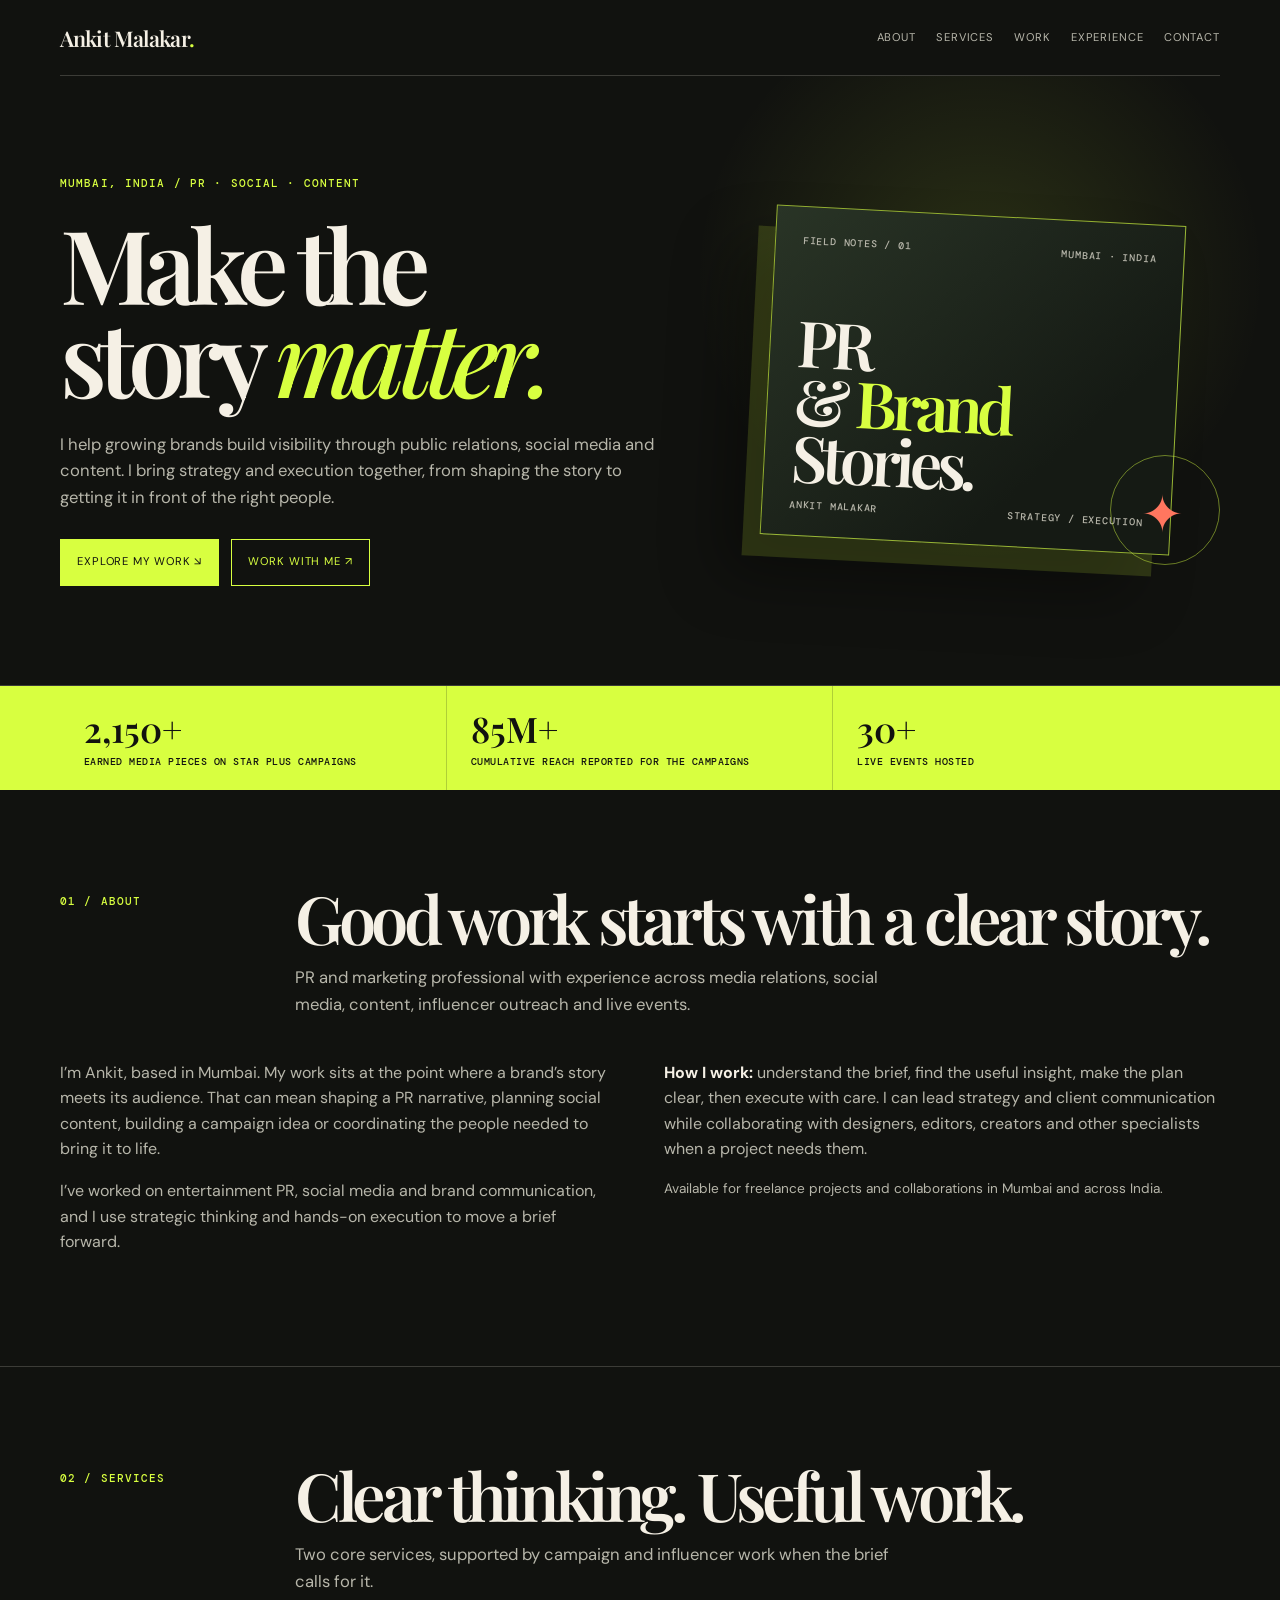
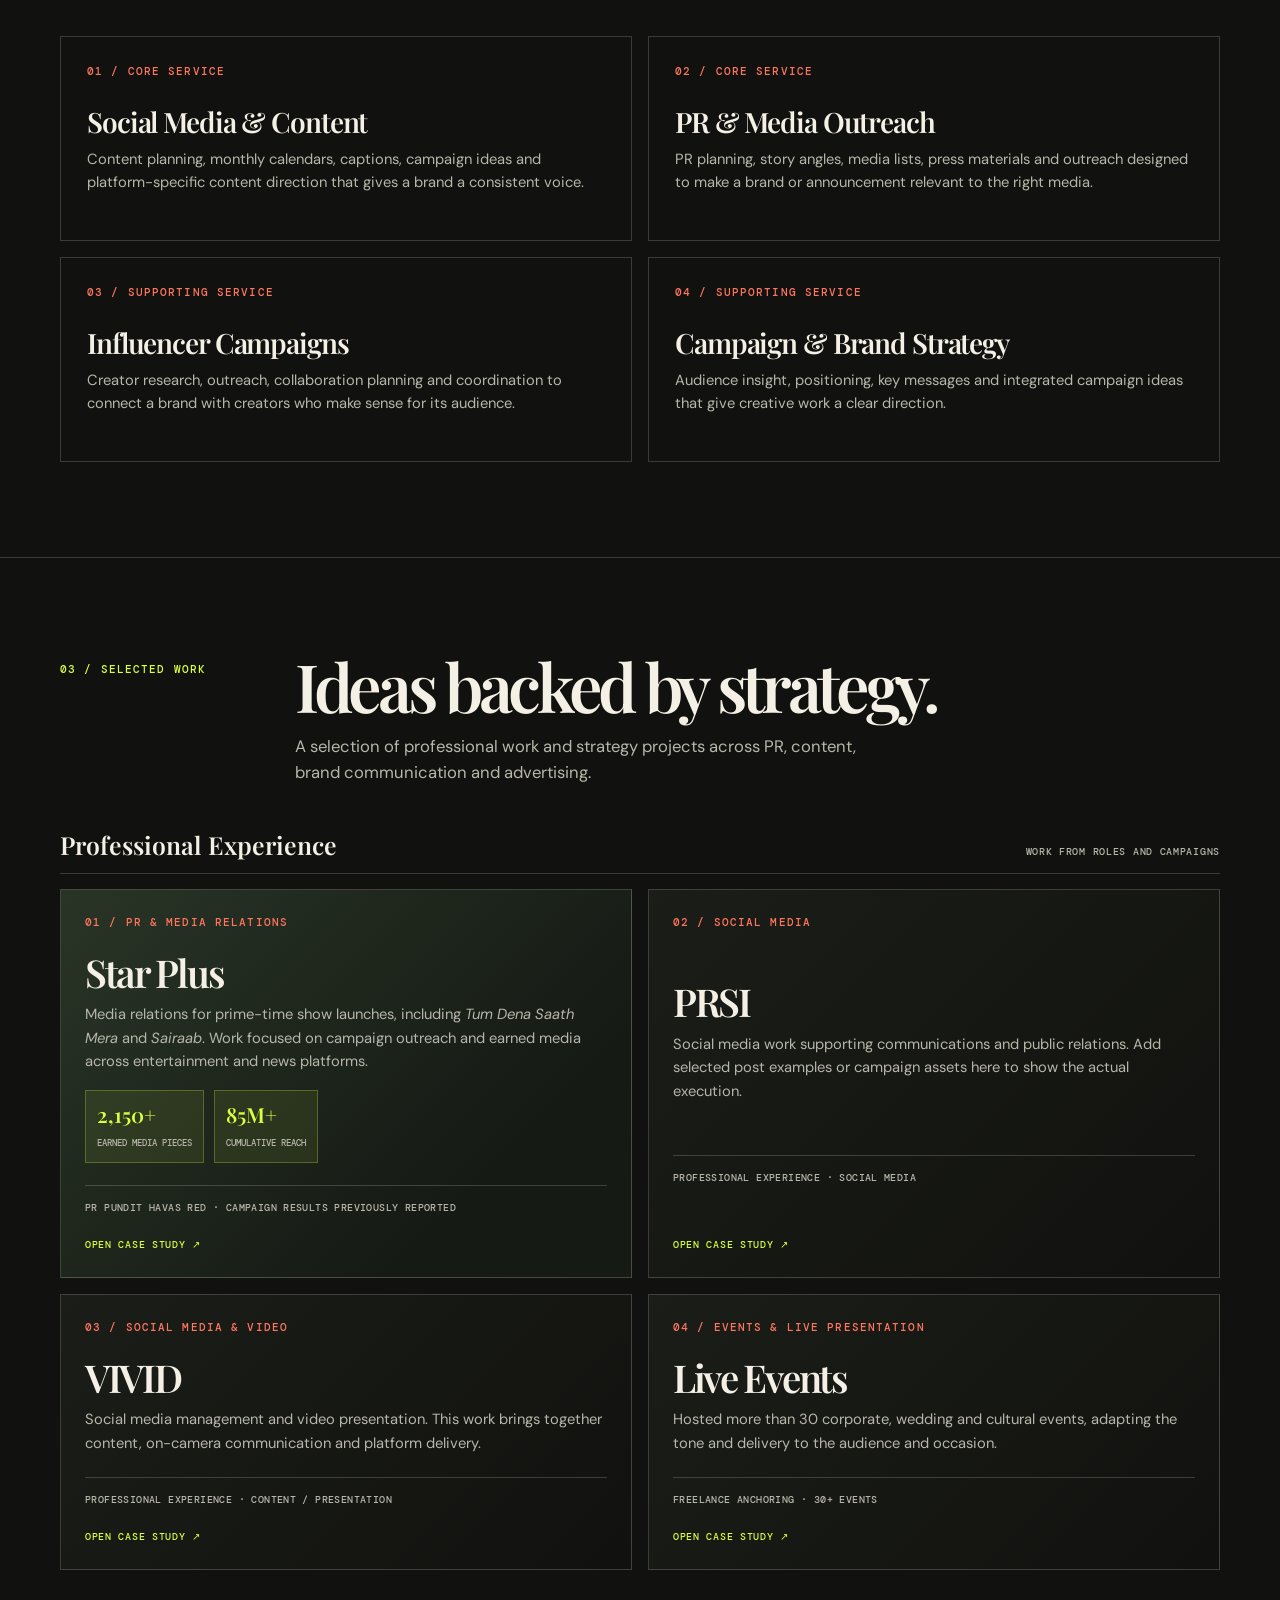
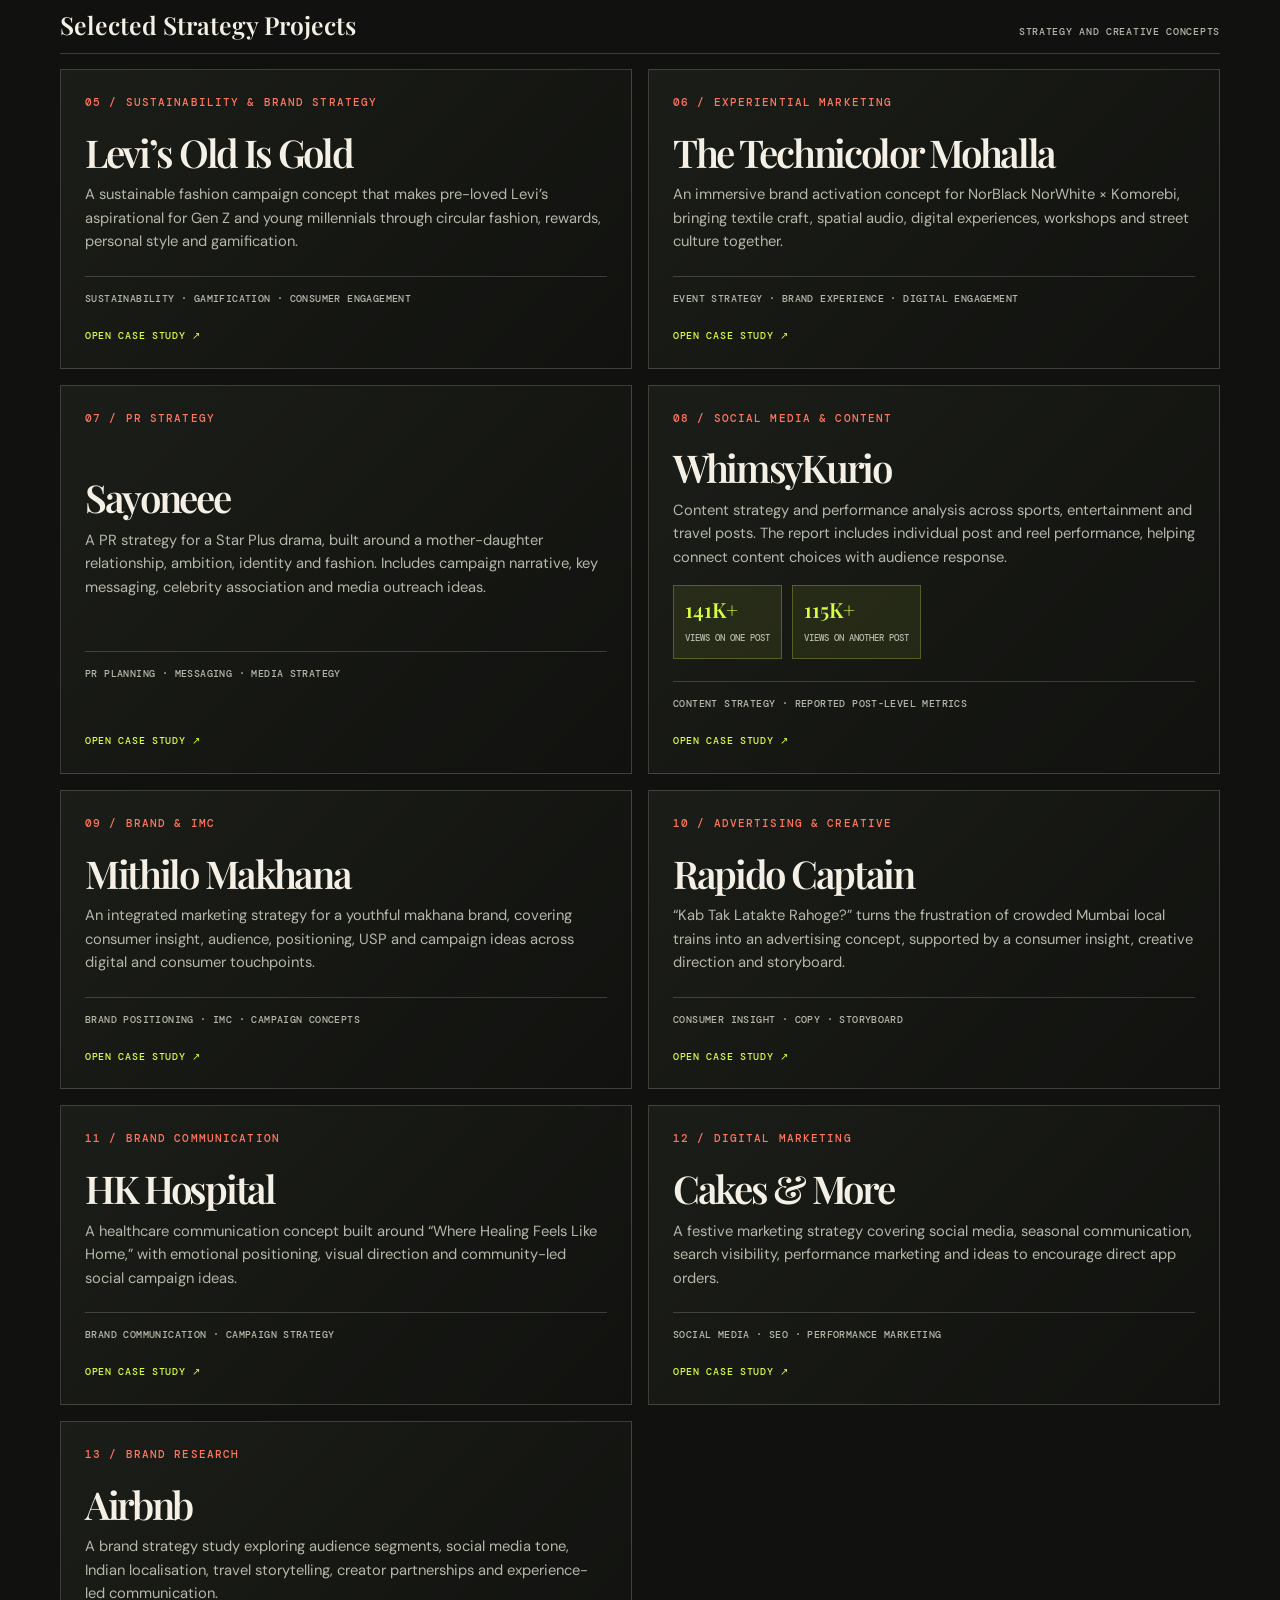
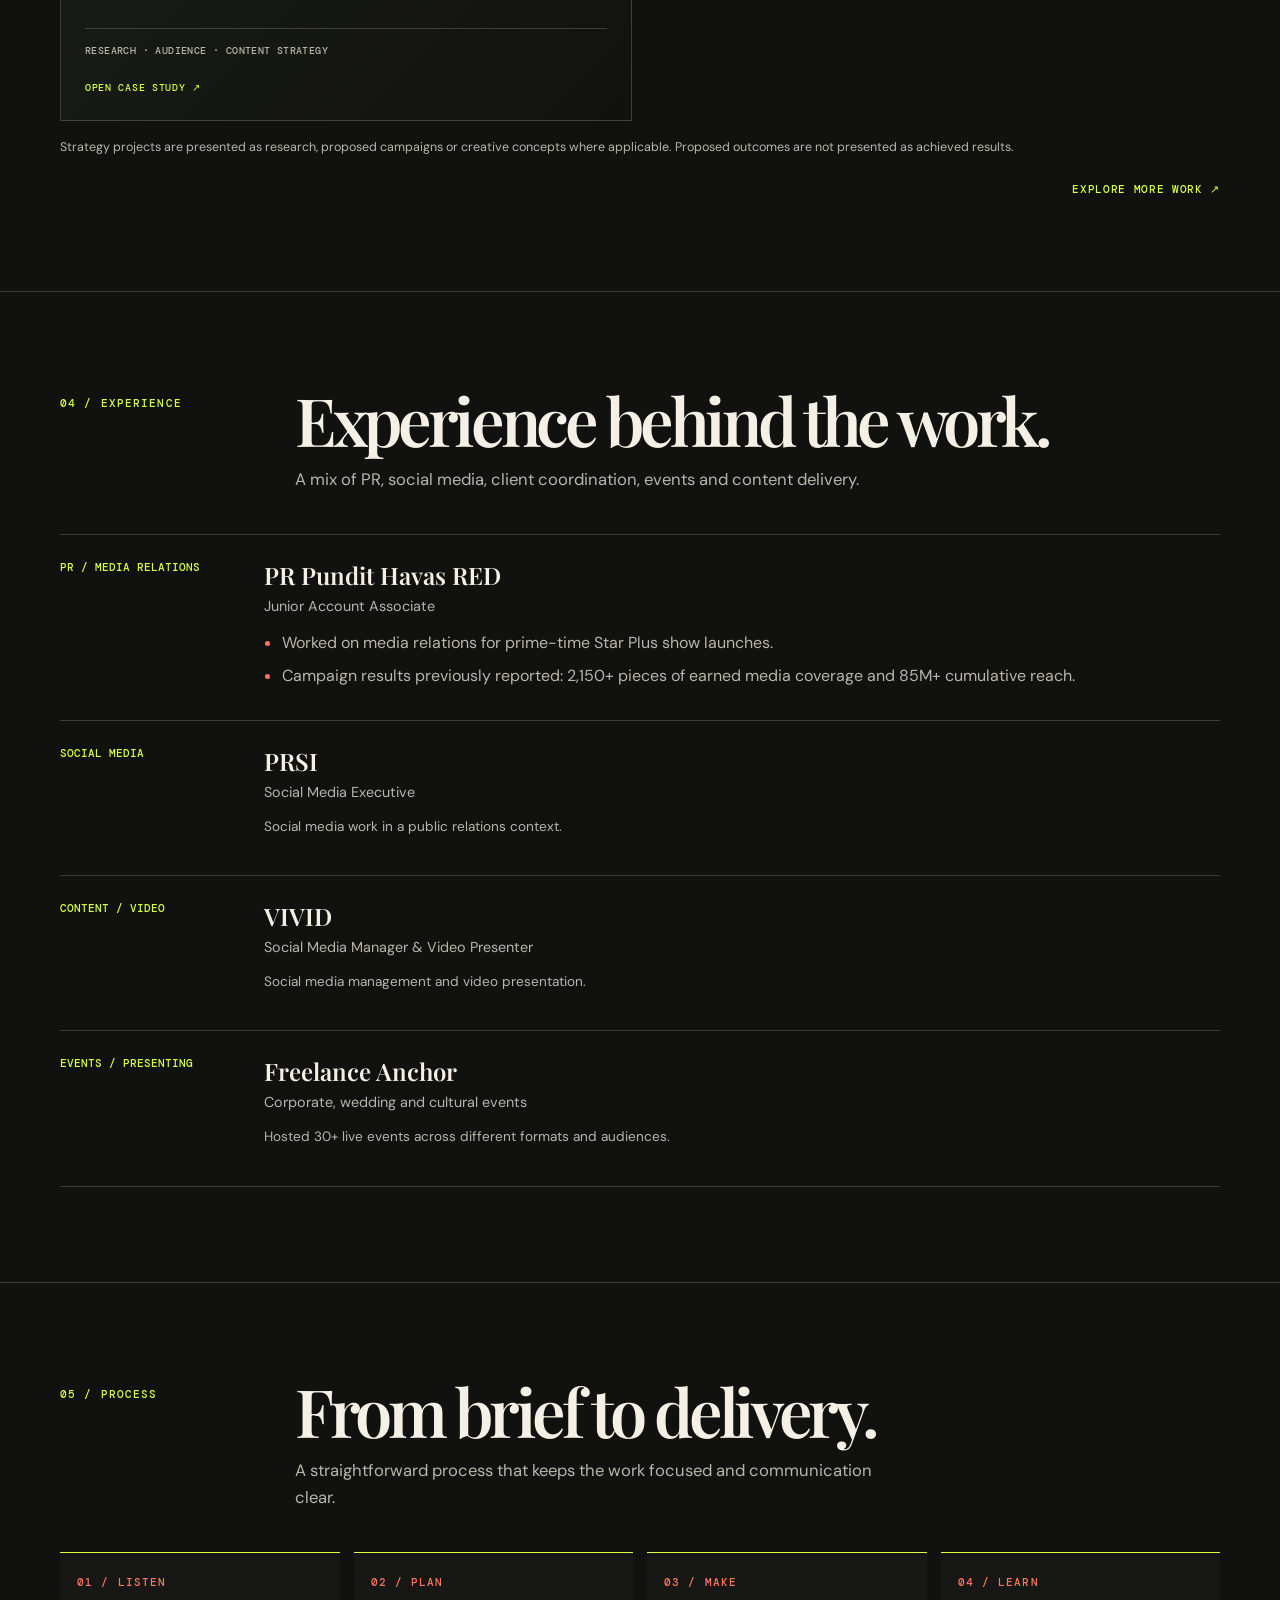
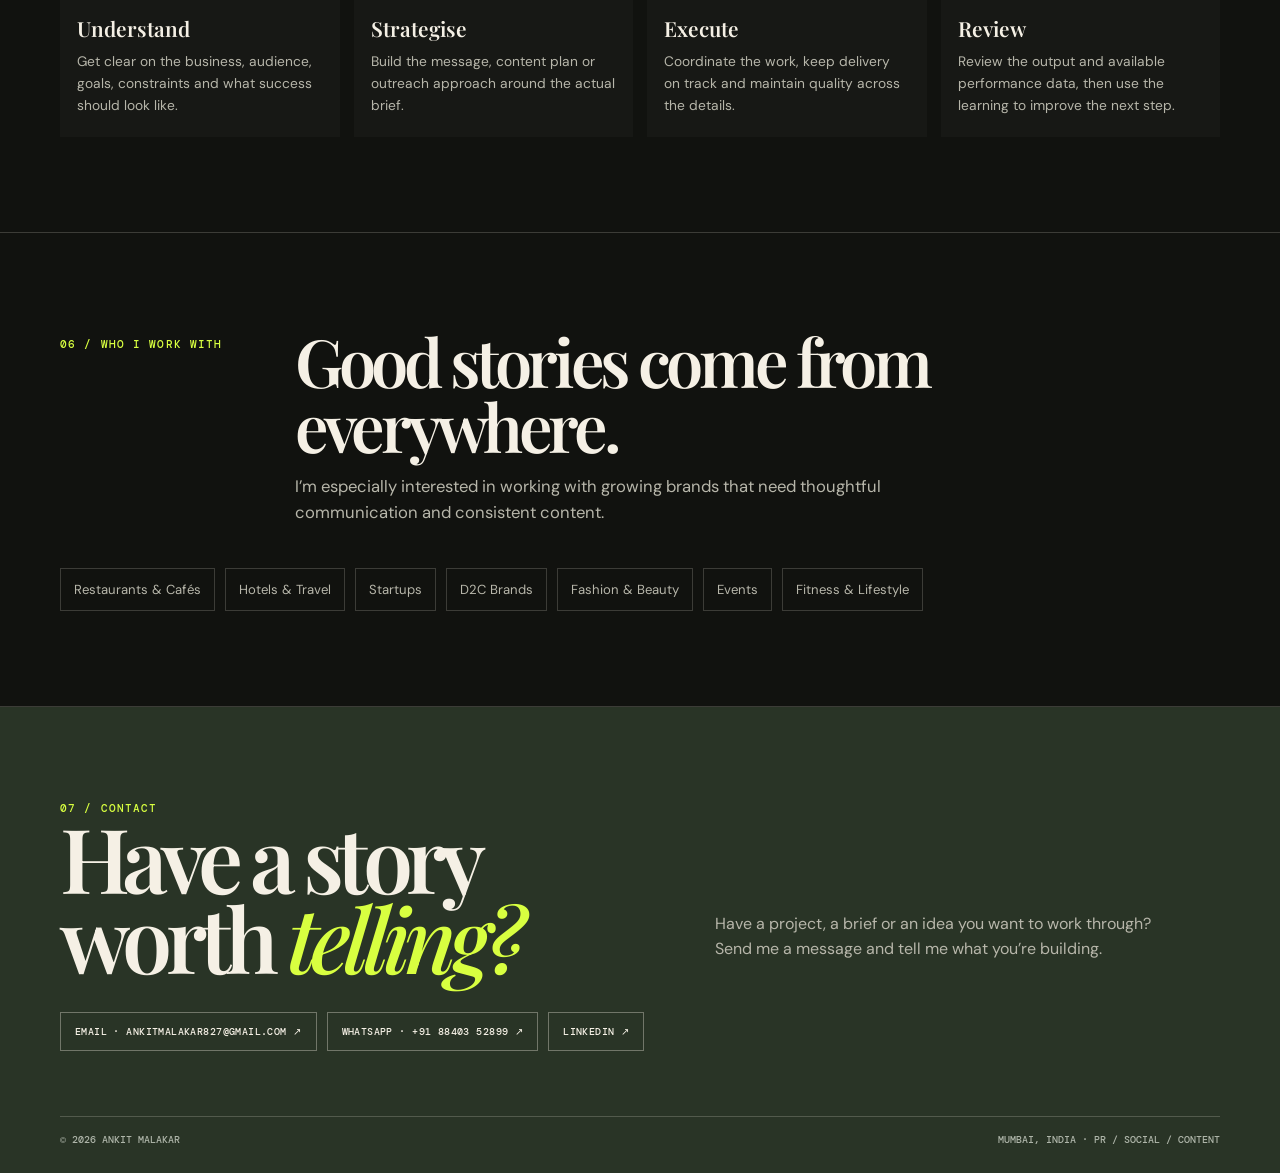
<file: index.html>
<!doctype html>
<html lang="en">
<head>
<meta charset="utf-8">
<meta name="viewport" content="width=device-width, initial-scale=1">
<meta name="theme-color" content="#11120f">
<meta name="description" content="Ankit Malakar is a Mumbai-based PR and marketing professional working across public relations, media outreach, social media, content and campaign strategy.">
<meta property="og:title" content="Ankit Malakar | PR & Marketing Consultant">
<meta property="og:description" content="PR, social media, content and campaign strategy for brands with a story to tell.">
<meta property="og:url" content="https://ankitmalakar827-web.github.io/">
<title>Ankit Malakar | PR & Marketing Consultant</title>
<link rel="preconnect" href="https://fonts.googleapis.com">
<link rel="preconnect" href="https://fonts.gstatic.com" crossorigin>
<link href="https://fonts.googleapis.com/css2?family=DM+Mono:wght@400;500&family=DM+Sans:wght@400;500;600;700&family=Playfair+Display:ital,wght@0,500;0,600;0,700;1,500;1,600&display=swap" rel="stylesheet">
<style>
:root{--ink:#11120f;--paper:#f5f0e5;--acid:#d8ff40;--coral:#ff765f;--moss:#293426;--line:rgba(245,240,229,.19);--muted:#b7b6aa;--max:1160px}
*{box-sizing:border-box}html{scroll-behavior:smooth;scroll-padding-top:90px}body{margin:0;background:var(--ink);color:var(--paper);font:16px/1.6 "DM Sans",sans-serif}a{color:inherit;text-decoration:none}a:focus-visible{outline:2px solid var(--acid);outline-offset:4px}.shell{width:min(var(--max),calc(100% - 48px));margin:auto}.mono,.eyebrow,.label{font:500 .7rem/1.5 "DM Mono",monospace;letter-spacing:.1em;text-transform:uppercase}
.topbar{min-height:76px;display:flex;align-items:center;justify-content:space-between;gap:24px;border-bottom:1px solid var(--line)}.brand{font:600 1.35rem "Playfair Display",serif;letter-spacing:-.04em;white-space:nowrap}.brand span,h1 em,.footer-line em{color:var(--acid)}nav{display:flex;flex-wrap:wrap;gap:20px;color:var(--muted);font-size:.7rem;letter-spacing:.08em;text-transform:uppercase}nav a:hover,.text-link:hover{color:var(--acid)}
.hero{min-height:610px;display:grid;align-items:center;padding:75px 0;position:relative;overflow:hidden}.hero:before{content:"";position:absolute;width:600px;height:600px;right:0;top:-100px;background:radial-gradient(circle,rgba(216,255,64,.13),transparent 67%);pointer-events:none}.hero-grid{display:grid;grid-template-columns:1.1fr .9fr;align-items:center;gap:60px;position:relative}.eyebrow{color:var(--acid);margin-bottom:24px}h1,h2,h3,h4,p{margin-top:0}h1{max-width:8ch;margin-bottom:28px;font:600 clamp(3.7rem,8vw,7.4rem)/.91 "Playfair Display",serif;letter-spacing:-.075em}h1 em{font-weight:500}.hero-copy,.intro{max-width:55ch;color:var(--muted);font-size:1.04rem}.hero-copy{margin-bottom:28px}.actions{display:flex;flex-wrap:wrap;gap:12px}.button{display:inline-flex;align-items:center;justify-content:center;min-height:47px;padding:12px 16px;border:1px solid var(--acid);color:var(--acid);font-size:.7rem;letter-spacing:.08em;text-transform:uppercase;transition:.2s}.button.primary,.button:hover{background:var(--acid);color:var(--ink)}
.hero-card-wrap{min-height:370px;position:relative;display:grid;place-items:center}.hero-card{width:min(100%,410px);min-height:330px;position:relative;padding:27px;border:1px solid rgba(216,255,64,.65);background:linear-gradient(135deg,#293426,#151a14 72%);box-shadow:-17px 22px 0 rgba(216,255,64,.15),-38px 42px 60px rgba(0,0,0,.35);transform:rotate(3deg)}.card-top,.card-bottom{display:flex;justify-content:space-between;gap:12px;color:var(--muted);font:500 .62rem "DM Mono",monospace;letter-spacing:.08em}.card-title{margin-top:65px;font:600 clamp(3rem,5vw,4.7rem)/.9 "Playfair Display",serif;letter-spacing:-.08em}.card-title span{color:var(--acid)}.card-bottom{position:absolute;left:27px;right:27px;bottom:24px}.orbit{position:absolute;width:110px;height:110px;right:0;bottom:0;border:1px solid rgba(216,255,64,.45);border-radius:50%}.orbit:after{content:"✦";position:absolute;left:30px;top:18px;color:var(--coral);font-size:3.2rem}
.proof-strip{background:var(--acid);color:var(--ink)}.proof-inner{display:grid;grid-template-columns:repeat(3,1fr)}.proof{padding:22px 24px;border-right:1px solid rgba(17,18,15,.2)}.proof:last-child{border:0}.proof strong{display:block;font:600 clamp(1.4rem,3vw,2.2rem)/1.2 "Playfair Display",serif}.proof span{display:block;margin-top:5px;font:500 .62rem "DM Mono",monospace;letter-spacing:.05em;text-transform:uppercase}
section{padding:95px 0;border-bottom:1px solid var(--line)}.section-head{display:grid;grid-template-columns:205px 1fr;gap:30px;margin-bottom:42px}.label{color:var(--acid);padding-top:8px}h2{margin-bottom:14px;font:600 clamp(2.5rem,5.2vw,4.6rem)/.98 "Playfair Display",serif;letter-spacing:-.065em}.intro{margin-bottom:0}.about-grid{display:grid;grid-template-columns:1fr 1fr;gap:48px}.about-grid p{max-width:60ch;color:var(--muted)}.about-grid strong{color:var(--paper)}.small-note{color:var(--muted);font-size:.85rem}
.service-grid,.case-grid{display:grid;grid-template-columns:repeat(2,minmax(0,1fr));gap:16px}.service{padding:26px;border:1px solid var(--line);min-height:205px;transition:.2s}.service:hover{border-color:var(--acid);transform:translateY(-3px)}.service .mono,.case .mono{color:var(--coral)}.service h3{margin:27px 0 10px;font:600 1.75rem/1.1 "Playfair Display",serif;letter-spacing:-.04em}.service p,.case p{margin:0;color:var(--muted);font-size:.92rem}
.work-group{margin-top:38px}.group-heading{display:flex;align-items:baseline;justify-content:space-between;gap:20px;padding-bottom:12px;margin-bottom:15px;border-bottom:1px solid var(--line)}.group-heading h3{margin:0;font:600 1.55rem "Playfair Display",serif}.group-heading span{color:var(--muted);font:500 .63rem "DM Mono",monospace;text-transform:uppercase;letter-spacing:.07em}.case{min-height:255px;padding:24px;display:flex;flex-direction:column;justify-content:space-between;gap:22px;border:1px solid var(--line);background:linear-gradient(135deg,#1b1d18,#11120f);transition:.2s}.case:hover{transform:translateY(-4px);border-color:var(--acid)}.case.featured{background:linear-gradient(135deg,#293426,#151a14 75%)}.case h4{margin:0 0 12px;font:600 clamp(1.8rem,3vw,2.4rem)/1 "Playfair Display",serif;letter-spacing:-.06em}.case-foot{padding-top:14px;border-top:1px solid var(--line);color:var(--muted);font:500 .62rem/1.6 "DM Mono",monospace;letter-spacing:.04em;text-transform:uppercase}.metrics{display:flex;flex-wrap:wrap;gap:10px;margin-top:16px}.metric{padding:9px 11px;background:rgba(216,255,64,.08);border:1px solid rgba(216,255,64,.25)}.metric strong{display:block;color:var(--acid);font:600 1.3rem "Playfair Display",serif}.metric span{color:var(--muted);font:500 .58rem "DM Mono",monospace;text-transform:uppercase}.disclaimer{margin:17px 0 0;color:var(--muted);font-size:.78rem}.more-work{margin-top:24px;display:flex;justify-content:flex-end}.text-link{color:var(--acid);font:500 .7rem "DM Mono",monospace;letter-spacing:.06em;text-transform:uppercase}
.experience-list{border-top:1px solid var(--line)}.experience-item{display:grid;grid-template-columns:170px 1fr;gap:34px;padding:24px 0;border-bottom:1px solid var(--line)}.experience-date{color:var(--acid);font:500 .66rem/1.7 "DM Mono",monospace}.experience-item h3{margin:0;font:600 1.5rem "Playfair Display",serif}.role{margin:4px 0 12px;color:var(--muted);font-size:.9rem}.experience-item ul{margin:0;padding-left:18px;max-width:75ch}.experience-item li{margin:7px 0;color:var(--muted)}.experience-item li::marker{color:var(--coral)}
.process-grid{display:grid;grid-template-columns:repeat(4,1fr);gap:14px}.process{padding:21px 17px;border-top:1px solid var(--acid);background:rgba(255,255,255,.025)}.process .mono{color:var(--coral)}.process h3{margin:23px 0 8px;font:600 1.3rem "Playfair Display",serif}.process p{margin:0;color:var(--muted);font-size:.86rem}.client-types{display:flex;flex-wrap:wrap;gap:10px}.client-types span{padding:10px 13px;border:1px solid var(--line);color:var(--muted);font-size:.82rem}
footer{padding:85px 0 27px;background:var(--moss)}.footer-top{display:grid;grid-template-columns:1.1fr .9fr;gap:38px;align-items:end}.footer-line{max-width:10ch;margin:0;font:600 clamp(3rem,7vw,6.5rem)/.9 "Playfair Display",serif;letter-spacing:-.075em}.footer-line em{font-weight:500}.footer-copy{max-width:40ch;color:var(--muted)}.contact-links{display:flex;flex-wrap:wrap;gap:10px;margin:34px 0 65px}.contact-links a{border:1px solid rgba(245,240,229,.35);padding:12px 14px;font:500 .65rem "DM Mono",monospace;letter-spacing:.04em;text-transform:uppercase}.contact-links a:hover{background:var(--acid);color:var(--ink);border-color:var(--acid)}.footer-bottom{display:flex;justify-content:space-between;gap:20px;padding-top:16px;border-top:1px solid rgba(245,240,229,.2);color:#aeb5a9;font:500 .63rem "DM Mono",monospace}

.case[role="button"]{cursor:pointer;text-align:left;color:inherit;font:inherit;width:100%;appearance:none;-webkit-appearance:none}
.case[role="button"]:focus-visible{outline:2px solid var(--acid);outline-offset:4px}
.case[role="button"]::after{content:"OPEN CASE STUDY ↗";color:var(--acid);font:500 .62rem/1.5 "DM Mono",monospace;letter-spacing:.07em}
.project-modal{position:fixed;inset:0;z-index:1000;display:none;align-items:center;justify-content:center;padding:22px;background:rgba(0,0,0,.78);backdrop-filter:blur(8px)}
.project-modal.is-open{display:flex}.project-dialog{position:relative;width:min(900px,100%);max-height:min(88vh,900px);overflow:auto;background:var(--ink);border:1px solid rgba(216,255,64,.5);box-shadow:0 24px 90px rgba(0,0,0,.45)}
.project-dialog-inner{padding:clamp(24px,5vw,54px)}.project-close{position:sticky;top:14px;float:right;z-index:2;margin:12px 12px -54px 0;width:42px;height:42px;border:1px solid var(--line);background:var(--ink);color:var(--paper);font-size:1.35rem;cursor:pointer}.project-close:hover{background:var(--acid);color:var(--ink)}
.project-kicker{color:var(--coral);font:500 .7rem/1.5 "DM Mono",monospace;letter-spacing:.1em;text-transform:uppercase;margin-bottom:18px}.project-dialog h2{max-width:14ch;margin-bottom:20px;font-size:clamp(2.7rem,7vw,5rem)}.project-lead{max-width:68ch;color:var(--muted);font-size:1.05rem;margin-bottom:32px}
.project-detail-grid{display:grid;grid-template-columns:repeat(2,minmax(0,1fr));gap:12px;margin:25px 0 32px}.project-detail{padding:19px;border:1px solid var(--line);background:rgba(255,255,255,.025)}.project-detail h3{margin:0 0 9px;color:var(--acid);font:500 .68rem "DM Mono",monospace;letter-spacing:.08em;text-transform:uppercase}.project-detail p,.project-detail li{color:var(--muted);font-size:.91rem;margin-bottom:0}.project-detail ul{margin:0;padding-left:18px}.project-detail li+li{margin-top:7px}.project-dialog-note{color:var(--muted);font-size:.78rem;padding-top:18px;border-top:1px solid var(--line)}.project-dialog-actions{display:flex;flex-wrap:wrap;gap:10px;margin-top:24px}
@media(max-width:620px){.project-modal{padding:8px}.project-dialog{max-height:94vh}.project-detail-grid{grid-template-columns:1fr}.project-close{margin:8px 8px -50px 0}}

@media(max-width:850px){.hero-grid{grid-template-columns:1fr;gap:30px}.hero{padding:65px 0}.hero-card-wrap{min-height:340px}.hero-card{justify-self:start;max-width:430px}.section-head{grid-template-columns:1fr;gap:10px}.about-grid{gap:24px}.process-grid{grid-template-columns:repeat(2,1fr)}}
@media(max-width:620px){.shell{width:min(var(--max),calc(100% - 32px))}.topbar{padding:16px 0;align-items:flex-start}.topbar nav{justify-content:flex-end;gap:8px 12px;max-width:225px;font-size:.6rem}.hero{min-height:0;padding:58px 0 45px}h1{font-size:clamp(3.4rem,16vw,5.2rem)}.hero-card-wrap{min-height:290px}.hero-card{min-height:270px;padding:21px}.card-title{margin-top:52px}.card-bottom{left:21px;right:21px;bottom:20px}.proof-inner{grid-template-columns:1fr}.proof{padding:16px 20px;border-right:0;border-bottom:1px solid rgba(17,18,15,.2)}.proof:last-child{border-bottom:0}section{padding:68px 0}.about-grid,.service-grid,.case-grid,.footer-top{grid-template-columns:1fr}.experience-item{grid-template-columns:1fr;gap:7px}.process-grid{grid-template-columns:1fr 1fr}.group-heading{align-items:flex-start;flex-direction:column;gap:5px}.footer-bottom{flex-direction:column}.contact-links{margin-bottom:48px}}
@media(prefers-reduced-motion:reduce){html{scroll-behavior:auto}*,*::before,*::after{animation-duration:.01ms!important;animation-iteration-count:1!important;transition-duration:.01ms!important}}
</style>
</head>
<body>
<header class="shell topbar">
  <a class="brand" href="#top">Ankit Malakar<span>.</span></a>
  <nav aria-label="Main navigation"><a href="#about">About</a><a href="#services">Services</a><a href="#work">Work</a><a href="#experience">Experience</a><a href="#contact">Contact</a></nav>
</header>
<main id="top">
  <section class="hero"><div class="shell hero-grid">
    <div><div class="eyebrow">Mumbai, India / PR · Social · Content</div><h1>Make the story <em>matter.</em></h1>
      <p class="hero-copy">I help growing brands build visibility through public relations, social media and content. I bring strategy and execution together, from shaping the story to getting it in front of the right people.</p>
      <div class="actions"><a class="button primary" href="#work">Explore my work ↘</a><a class="button" href="#contact">Work with me ↗</a></div>
    </div>
    <div class="hero-card-wrap" aria-label="Ankit Malakar, PR and marketing"><div class="hero-card">
      <div class="card-top"><span>FIELD NOTES / 01</span><span>MUMBAI · INDIA</span></div><div class="card-title">PR<br>&amp; <span>Brand</span><br>Stories.</div><div class="card-bottom"><span>ANKIT MALAKAR</span><span>STRATEGY / EXECUTION</span></div>
    </div><div class="orbit" aria-hidden="true"></div></div>
  </div></section>
  <div class="proof-strip"><div class="shell proof-inner">
    <div class="proof"><strong>2,150+</strong><span>Earned media pieces on Star Plus campaigns</span></div>
    <div class="proof"><strong>85M+</strong><span>Cumulative reach reported for the campaigns</span></div>
    <div class="proof"><strong>30+</strong><span>Live events hosted</span></div>
  </div></div>

  <section id="about"><div class="shell">
    <div class="section-head"><div class="label">01 / About</div><div><h2>Good work starts with a clear story.</h2><p class="intro">PR and marketing professional with experience across media relations, social media, content, influencer outreach and live events.</p></div></div>
    <div class="about-grid"><div><p>I’m Ankit, based in Mumbai. My work sits at the point where a brand’s story meets its audience. That can mean shaping a PR narrative, planning social content, building a campaign idea or coordinating the people needed to bring it to life.</p><p>I’ve worked on entertainment PR, social media and brand communication, and I use strategic thinking and hands-on execution to move a brief forward.</p></div>
    <div><p><strong>How I work:</strong> understand the brief, find the useful insight, make the plan clear, then execute with care. I can lead strategy and client communication while collaborating with designers, editors, creators and other specialists when a project needs them.</p><p class="small-note">Available for freelance projects and collaborations in Mumbai and across India.</p></div></div>
  </div></section>

  <section id="services"><div class="shell">
    <div class="section-head"><div class="label">02 / Services</div><div><h2>Clear thinking. Useful work.</h2><p class="intro">Two core services, supported by campaign and influencer work when the brief calls for it.</p></div></div>
    <div class="service-grid">
      <article class="service"><div class="mono">01 / Core service</div><h3>Social Media &amp; Content</h3><p>Content planning, monthly calendars, captions, campaign ideas and platform-specific content direction that gives a brand a consistent voice.</p></article>
      <article class="service"><div class="mono">02 / Core service</div><h3>PR &amp; Media Outreach</h3><p>PR planning, story angles, media lists, press materials and outreach designed to make a brand or announcement relevant to the right media.</p></article>
      <article class="service"><div class="mono">03 / Supporting service</div><h3>Influencer Campaigns</h3><p>Creator research, outreach, collaboration planning and coordination to connect a brand with creators who make sense for its audience.</p></article>
      <article class="service"><div class="mono">04 / Supporting service</div><h3>Campaign &amp; Brand Strategy</h3><p>Audience insight, positioning, key messages and integrated campaign ideas that give creative work a clear direction.</p></article>
    </div>
  </div></section>

  <section id="work"><div class="shell">
    <div class="section-head"><div class="label">03 / Selected Work</div><div><h2>Ideas backed by strategy.</h2><p class="intro">A selection of professional work and strategy projects across PR, content, brand communication and advertising.</p></div></div>
    <div class="work-group"><div class="group-heading"><h3>Professional Experience</h3><span>Work from roles and campaigns</span></div>
      <div class="case-grid">
        <article class="case featured" data-project="star-plus" role="button" tabindex="0" aria-haspopup="dialog" aria-label="Open star plus case study"><div class="mono">01 / PR &amp; Media Relations</div><div><h4>Star Plus</h4><p>Media relations for prime-time show launches, including <em>Tum Dena Saath Mera</em> and <em>Sairaab</em>. Work focused on campaign outreach and earned media across entertainment and news platforms.</p><div class="metrics"><div class="metric"><strong>2,150+</strong><span>Earned media pieces</span></div><div class="metric"><strong>85M+</strong><span>Cumulative reach</span></div></div></div><div class="case-foot">PR Pundit Havas RED · Campaign results previously reported</div></article>
        <article class="case" data-project="prsi" role="button" tabindex="0" aria-haspopup="dialog" aria-label="Open prsi case study"><div class="mono">02 / Social Media</div><div><h4>PRSI</h4><p>Social media work supporting communications and public relations. Add selected post examples or campaign assets here to show the actual execution.</p></div><div class="case-foot">Professional experience · Social media</div></article>
        <article class="case" data-project="vivid" role="button" tabindex="0" aria-haspopup="dialog" aria-label="Open vivid case study"><div class="mono">03 / Social Media &amp; Video</div><div><h4>VIVID</h4><p>Social media management and video presentation. This work brings together content, on-camera communication and platform delivery.</p></div><div class="case-foot">Professional experience · Content / presentation</div></article>
        <article class="case" data-project="live-events" role="button" tabindex="0" aria-haspopup="dialog" aria-label="Open live events case study"><div class="mono">04 / Events &amp; Live Presentation</div><div><h4>Live Events</h4><p>Hosted more than 30 corporate, wedding and cultural events, adapting the tone and delivery to the audience and occasion.</p></div><div class="case-foot">Freelance anchoring · 30+ events</div></article>
      </div>
    </div>
    <div class="work-group"><div class="group-heading"><h3>Selected Strategy Projects</h3><span>Strategy and creative concepts</span></div>
      <div class="case-grid">
        <article class="case" data-project="levis-old-is-gold" role="button" tabindex="0" aria-haspopup="dialog" aria-label="Open Levi's Old is Gold case study"><div class="mono">05 / Sustainability &amp; Brand Strategy</div><div><h4>Levi’s Old Is Gold</h4><p>A sustainable fashion campaign concept that makes pre-loved Levi’s aspirational for Gen Z and young millennials through circular fashion, rewards, personal style and gamification.</p></div><div class="case-foot">Sustainability · Gamification · Consumer engagement</div></article>
        <article class="case" data-project="technicolor-mohalla" role="button" tabindex="0" aria-haspopup="dialog" aria-label="Open The Technicolor Mohalla case study"><div class="mono">06 / Experiential Marketing</div><div><h4>The Technicolor Mohalla</h4><p>An immersive brand activation concept for NorBlack NorWhite × Komorebi, bringing textile craft, spatial audio, digital experiences, workshops and street culture together.</p></div><div class="case-foot">Event strategy · Brand experience · Digital engagement</div></article>
        <article class="case" data-project="sayoneee" role="button" tabindex="0" aria-haspopup="dialog" aria-label="Open sayoneee case study"><div class="mono">07 / PR Strategy</div><div><h4>Sayoneee</h4><p>A PR strategy for a Star Plus drama, built around a mother-daughter relationship, ambition, identity and fashion. Includes campaign narrative, key messaging, celebrity association and media outreach ideas.</p></div><div class="case-foot">PR planning · Messaging · Media strategy</div></article>
        <article class="case" data-project="whimsykurio" role="button" tabindex="0" aria-haspopup="dialog" aria-label="Open whimsykurio case study"><div class="mono">08 / Social Media &amp; Content</div><div><h4>WhimsyKurio</h4><p>Content strategy and performance analysis across sports, entertainment and travel posts. The report includes individual post and reel performance, helping connect content choices with audience response.</p><div class="metrics"><div class="metric"><strong>141K+</strong><span>Views on one post</span></div><div class="metric"><strong>115K+</strong><span>Views on another post</span></div></div></div><div class="case-foot">Content strategy · Reported post-level metrics</div></article>
        <article class="case" data-project="mithilo-makhana" role="button" tabindex="0" aria-haspopup="dialog" aria-label="Open mithilo makhana case study"><div class="mono">09 / Brand &amp; IMC</div><div><h4>Mithilo Makhana</h4><p>An integrated marketing strategy for a youthful makhana brand, covering consumer insight, audience, positioning, USP and campaign ideas across digital and consumer touchpoints.</p></div><div class="case-foot">Brand positioning · IMC · Campaign concepts</div></article>
        <article class="case" data-project="rapido-captain" role="button" tabindex="0" aria-haspopup="dialog" aria-label="Open rapido captain case study"><div class="mono">10 / Advertising &amp; Creative</div><div><h4>Rapido Captain</h4><p>“Kab Tak Latakte Rahoge?” turns the frustration of crowded Mumbai local trains into an advertising concept, supported by a consumer insight, creative direction and storyboard.</p></div><div class="case-foot">Consumer insight · Copy · Storyboard</div></article>
        <article class="case" data-project="hk-hospital" role="button" tabindex="0" aria-haspopup="dialog" aria-label="Open hk hospital case study"><div class="mono">11 / Brand Communication</div><div><h4>HK Hospital</h4><p>A healthcare communication concept built around “Where Healing Feels Like Home,” with emotional positioning, visual direction and community-led social campaign ideas.</p></div><div class="case-foot">Brand communication · Campaign strategy</div></article>
        <article class="case" data-project="cakes-and-more" role="button" tabindex="0" aria-haspopup="dialog" aria-label="Open cakes and more case study"><div class="mono">12 / Digital Marketing</div><div><h4>Cakes &amp; More</h4><p>A festive marketing strategy covering social media, seasonal communication, search visibility, performance marketing and ideas to encourage direct app orders.</p></div><div class="case-foot">Social media · SEO · Performance marketing</div></article>
        <article class="case" data-project="airbnb" role="button" tabindex="0" aria-haspopup="dialog" aria-label="Open airbnb case study"><div class="mono">13 / Brand Research</div><div><h4>Airbnb</h4><p>A brand strategy study exploring audience segments, social media tone, Indian localisation, travel storytelling, creator partnerships and experience-led communication.</p></div><div class="case-foot">Research · Audience · Content strategy</div></article>
      </div>
      <p class="disclaimer">Strategy projects are presented as research, proposed campaigns or creative concepts where applicable. Proposed outcomes are not presented as achieved results.</p>
    </div>
    <div class="more-work"><a class="text-link" href="https://drive.google.com/drive/folders/1Pm1RPRlH8gkhnq12C0WuKM2XN7uE4Ua9" target="_blank" rel="noopener noreferrer">Explore more work ↗</a></div>
  </div></section>

  <section id="experience"><div class="shell">
    <div class="section-head"><div class="label">04 / Experience</div><div><h2>Experience behind the work.</h2><p class="intro">A mix of PR, social media, client coordination, events and content delivery.</p></div></div>
    <div class="experience-list">
      <article class="experience-item"><div class="experience-date">PR / MEDIA RELATIONS</div><div><h3>PR Pundit Havas RED</h3><div class="role">Junior Account Associate</div><ul><li>Worked on media relations for prime-time Star Plus show launches.</li><li>Campaign results previously reported: 2,150+ pieces of earned media coverage and 85M+ cumulative reach.</li></ul></div></article>
      <article class="experience-item"><div class="experience-date">SOCIAL MEDIA</div><div><h3>PRSI</h3><div class="role">Social Media Executive</div><p class="small-note">Social media work in a public relations context.</p></div></article>
      <article class="experience-item"><div class="experience-date">CONTENT / VIDEO</div><div><h3>VIVID</h3><div class="role">Social Media Manager &amp; Video Presenter</div><p class="small-note">Social media management and video presentation.</p></div></article>
      <article class="experience-item"><div class="experience-date">EVENTS / PRESENTING</div><div><h3>Freelance Anchor</h3><div class="role">Corporate, wedding and cultural events</div><p class="small-note">Hosted 30+ live events across different formats and audiences.</p></div></article>
    </div>
  </div></section>

  <section id="process"><div class="shell">
    <div class="section-head"><div class="label">05 / Process</div><div><h2>From brief to delivery.</h2><p class="intro">A straightforward process that keeps the work focused and communication clear.</p></div></div>
    <div class="process-grid">
      <article class="process"><div class="mono">01 / Listen</div><h3>Understand</h3><p>Get clear on the business, audience, goals, constraints and what success should look like.</p></article>
      <article class="process"><div class="mono">02 / Plan</div><h3>Strategise</h3><p>Build the message, content plan or outreach approach around the actual brief.</p></article>
      <article class="process"><div class="mono">03 / Make</div><h3>Execute</h3><p>Coordinate the work, keep delivery on track and maintain quality across the details.</p></article>
      <article class="process"><div class="mono">04 / Learn</div><h3>Review</h3><p>Review the output and available performance data, then use the learning to improve the next step.</p></article>
    </div>
  </div></section>

  <section id="clients"><div class="shell">
    <div class="section-head"><div class="label">06 / Who I work with</div><div><h2>Good stories come from everywhere.</h2><p class="intro">I’m especially interested in working with growing brands that need thoughtful communication and consistent content.</p></div></div>
    <div class="client-types"><span>Restaurants &amp; Cafés</span><span>Hotels &amp; Travel</span><span>Startups</span><span>D2C Brands</span><span>Fashion &amp; Beauty</span><span>Events</span><span>Fitness &amp; Lifestyle</span></div>
  </div></section>
</main>
<footer id="contact"><div class="shell">
  <div class="footer-top"><div><div class="label">07 / Contact</div><h2 class="footer-line">Have a story worth <em>telling?</em></h2></div><p class="footer-copy">Have a project, a brief or an idea you want to work through? Send me a message and tell me what you’re building.</p></div>
  <div class="contact-links"><a href="mailto:ankitmalakar827@gmail.com">Email · ankitmalakar827@gmail.com ↗</a><a href="https://wa.me/918840352899" target="_blank" rel="noopener noreferrer">WhatsApp · +91 88403 52899 ↗</a><a href="https://www.linkedin.com/in/ankit-malakar-7089a7202" target="_blank" rel="noopener noreferrer">LinkedIn ↗</a></div>
  <div class="footer-bottom"><span>© 2026 ANKIT MALAKAR</span><span>MUMBAI, INDIA · PR / SOCIAL / CONTENT</span></div>
</div></footer>

<div class="project-modal" id="projectModal" aria-hidden="true"><section class="project-dialog" role="dialog" aria-modal="true" aria-labelledby="projectModalTitle" aria-describedby="projectModalLead"><button class="project-close" type="button" aria-label="Close case study">×</button><div class="project-dialog-inner" id="projectModalContent"></div></section></div>
<script>
(() => {
 const details={
 'star-plus':['Campaign objective','Build visibility for the launches through relevant entertainment and news media.','Approach','Media relations and campaign outreach for Tum Dena Saath Mera and Sairaab.','Deliverables',['Media relations support','Campaign outreach for two show launches','Earned media coverage'],'Results','2,150+ earned media pieces and 85M+ cumulative reach, as previously reported.','Add approved coverage screenshots, media lists and campaign reports to show the complete case.'],
 'prsi':['Project objective','Support communication through social media content.','Approach','Social media work in a public relations context. The original campaign brief and content plan are not included in this website file.','Deliverables',['Social media execution','Selected posts and campaign assets to add'],'Results','No verified performance figures are currently listed.','Add actual posts, your responsibilities, platforms and verified results.'],
 'vivid':['Project objective','Support social media communication and video-led content.','Approach','Social media management combined with video presentation and on-camera delivery.','Deliverables',['Social media management','Video presentation','On-camera communication'],'Results','No verified performance figures are currently listed.','Add representative posts or videos, your responsibilities, platforms and verified results.'],
 'live-events':['Project objective','Keep audiences engaged through clear, audience-aware hosting.','Approach','Adapt tone, energy and delivery to corporate, wedding and cultural events.','Deliverables',['Live event hosting','Audience engagement','Stage communication across event formats'],'Results','30+ live events hosted, as reported in the portfolio.','Add event photographs, videos, event names and client-approved testimonials.'],
 'levis-old-is-gold':['Campaign objective','Make “old” feel aspirational for Gen Z and young millennials, encourage conscious consumption and circular fashion, and reinforce Levi’s as a durable, long-lasting brand.','Audience insight','The deck identifies a tension: young consumers are interested in sustainable fashion, but new clothes can feel more socially acceptable and trendy. The campaign reframes vintage and rewearing as stylish, responsible choices.','Campaign components',['“Buy Less. Wear More. Levi’s Forever.” campaign platform','Clothing-deposit rewards: points redeemable for online and in-store discounts','Eco-impact dashboard showing points and symbolic trees planted','Customisable avatars, themed competitions and leaderboards','AR styling layer, social content, influencer partnerships and in-store touchpoints'],'Measurement & expected impact','The proposed behaviour objective is to encourage deposits of at least 3 clothing items per month, reward redemption at least twice per quarter, and monthly eco-impact tracking. The deck sets a target of a 25% increase in recycling within 3 months. This is a proposed target, not a measured result.','Full presentation: upload “levis-old-is-gold.pdf” beside index.html in your GitHub repository to make the View Full Presentation link work.'],
 'technicolor-mohalla':['Campaign idea','“The Technicolor Mohalla: From Screen to Street” is an experiential campaign concept connecting NorBlack NorWhite’s textile craft with music, street culture, creators and participatory brand experiences.','Experience design','The proposed activation uses a heritage warehouse in Mumbai, with immersive zones, a live Bandhani dye-bar, a spatial-audio soundscape called “The Loom Beat,” and an NFC-enabled “Mango Charm” that unlocks digital lookbook soundtracks and behind-the-scenes artisan content.','Activation components',['Creator and cultural programming featuring Komal Pandey, Jemimah Rodrigues and Reble','“My Metro, My NBNW” creator content and “Behind the Thread” ASMR','Workshops: “Street-Draping” with Isha Borah and “The Living Gallery” with Chaitanya Limaye','AR Bandhani filter, community-created content and a digital archive film','Pre-loved white cotton items brought by attendees for a proposed neon dye experience','Event flow, licensing, crowd-control, budget allocation and post-event retargeting plan'],'Revenue & projected impact','The deck proposes tiered standard/VIP access, sponsorship opportunities and a 30% projected increase in the digital community through the UGC mechanic. These are projections in the concept deck, not achieved campaign results.','Full presentation: upload “technicolor-mohalla.pdf” beside index.html in your GitHub repository to make the View Full Presentation link work.'],
 'sayoneee':['Project objective','Develop a clear story angle and media approach for a Star Plus drama.','Approach','The concept explores mother-daughter relationships, ambition, identity and fashion.','Deliverables',['Campaign narrative and key messages','Celebrity association ideas','Media outreach direction'],'Results','A strategy project; execution or achieved campaign outcomes are not claimed.','Add the original deck, audience insight, message house, media list and proposed timeline.'],
 'whimsykurio':['Project objective','Review how topics and formats perform to inform content choices.','Approach','Content strategy and post/reel performance analysis across sports, entertainment and travel.','Deliverables',['Content strategy','Post and reel performance review','Cross-category comparison'],'Results','The portfolio lists 141K+ views on one post and 115K+ on another. Verify these against the original report.','Add the report, screenshots, platform analytics and date range.'],
 'mithilo-makhana':['Project objective','Clarify the brand audience, positioning and reason to choose it.','Approach','An integrated marketing strategy covering consumer insight, target audience, positioning and USP.','Deliverables',['Consumer and audience insight','Brand positioning and USP','Integrated campaign ideas'],'Results','Proposed strategy; business results are not claimed.','Add the original presentation, audience research, campaign creatives, channel plan and proposed KPIs.'],
 'rapido-captain':['Project objective','Turn a familiar commuter frustration into a memorable advertising idea.','Approach','“Kab Tak Latakte Rahoge?” connects crowded Mumbai local trains with a campaign line and visual storytelling.','Deliverables',['Consumer insight','Campaign line and copy direction','Creative direction and storyboard'],'Results','A creative concept, not a claim of a campaign executed for Rapido.','Add storyboard frames, scripts, roughs and mock-ups from the original assignment.'],
 'hk-hospital':['Project objective','Explore a more human way to communicate a healthcare brand promise.','Approach','“Where Healing Feels Like Home” with emotional positioning, visual direction and community-led social ideas.','Deliverables',['Brand positioning concept','Visual communication direction','Social campaign ideas'],'Results','Communication concept; clinical or business outcomes are not claimed.','Add the original strategy deck, sample posts, visual references and content calendar.'],
 'cakes-and-more':['Project objective','Connect festive demand with a clear digital communication and ordering journey.','Approach','A festive marketing strategy covering social media, SEO, performance marketing and direct app orders.','Deliverables',['Festive social media ideas','SEO recommendations','Performance marketing and direct-order ideas'],'Results','Strategy project; achieved sales or campaign performance are not claimed.','Add the original brief, campaign calendar, sample creatives, keyword research and proposed KPIs.'],
 'airbnb':['Project objective','Explore how travel storytelling and local relevance can shape communication for an Indian audience.','Approach','Brand strategy study across audience segments, social tone, Indian localisation and experience-led storytelling.','Deliverables',['Audience segment exploration','Social media and localisation observations','Creator and travel storytelling ideas'],'Results','Brand strategy study, not an executed Airbnb campaign.','Add the original research, references, content examples and recommendations.']
 };
 const modal=document.getElementById('projectModal'), content=document.getElementById('projectModalContent'), closeBtn=modal.querySelector('.project-close');let trigger=null;
 const esc=s=>String(s).replace(/[&<>"']/g,c=>({'&':'&amp;','<':'&lt;','>':'&gt;','"':'&quot;',"'":'&#39;'}[c]));
 function open(card){const d=details[card.dataset.project];if(!d)return;trigger=card;const title=card.querySelector('h4')?.textContent||'Project';const kicker=card.querySelector('.mono')?.textContent||'Case study';const summary=card.querySelector('p')?.textContent||'';const metrics=card.querySelector('.metrics')?.outerHTML||'';const foot=card.querySelector('.case-foot')?.textContent||'';const pdfFiles={'levis-old-is-gold':'levis-old-is-gold.pdf','technicolor-mohalla':'technicolor-mohalla.pdf'};const pdfHref=pdfFiles[card.dataset.project];const projectActions=pdfHref?`<a class="button primary" href="${pdfHref}" target="_blank" rel="noopener noreferrer">View full presentation ↗</a>`:`<a class="button primary" href="https://drive.google.com/drive/folders/1Pm1RPRlH8gkhnq12C0WuKM2XN7uE4Ua9" target="_blank" rel="noopener noreferrer">Explore project files ↗</a>`;content.innerHTML=`<div class="project-kicker">${esc(kicker)}</div><h2 id="projectModalTitle">${esc(title)}</h2><p class="project-lead" id="projectModalLead">${esc(summary)}</p>${metrics}<div class="project-detail-grid"><div class="project-detail"><h3>${esc(d[0])}</h3><p>${esc(d[1])}</p></div><div class="project-detail"><h3>${esc(d[2])}</h3><p>${esc(d[3])}</p></div><div class="project-detail"><h3>${esc(d[4])}</h3><ul>${d[5].map(x=>`<li>${esc(x)}</li>`).join('')}</ul></div><div class="project-detail"><h3>${esc(d[6])}</h3><p>${esc(d[7])}</p></div></div><p class="project-dialog-note">${esc(d[8])}${foot?' · '+esc(foot):''}</p><div class="project-dialog-actions">${projectActions}<a class="button" href="https://drive.google.com/drive/folders/1Pm1RPRlH8gkhnq12C0WuKM2XN7uE4Ua9" target="_blank" rel="noopener noreferrer">More work ↗</a><button class="button" type="button" data-close-project>Back to portfolio</button></div>`;modal.classList.add('is-open');modal.setAttribute('aria-hidden','false');document.body.style.overflow='hidden';closeBtn.focus();}
 function close(){modal.classList.remove('is-open');modal.setAttribute('aria-hidden','true');document.body.style.overflow='';if(trigger)trigger.focus();}
 document.querySelectorAll('.case[data-project]').forEach(card=>{card.addEventListener('click',()=>open(card));card.addEventListener('keydown',e=>{if(e.key==='Enter'||e.key===' '){e.preventDefault();open(card);}})});
 closeBtn.addEventListener('click',close);modal.addEventListener('click',e=>{if(e.target===modal||e.target.closest('[data-close-project]'))close();});document.addEventListener('keydown',e=>{if(e.key==='Escape'&&modal.classList.contains('is-open'))close();});
})();
</script>

</body>
</html>
</file>
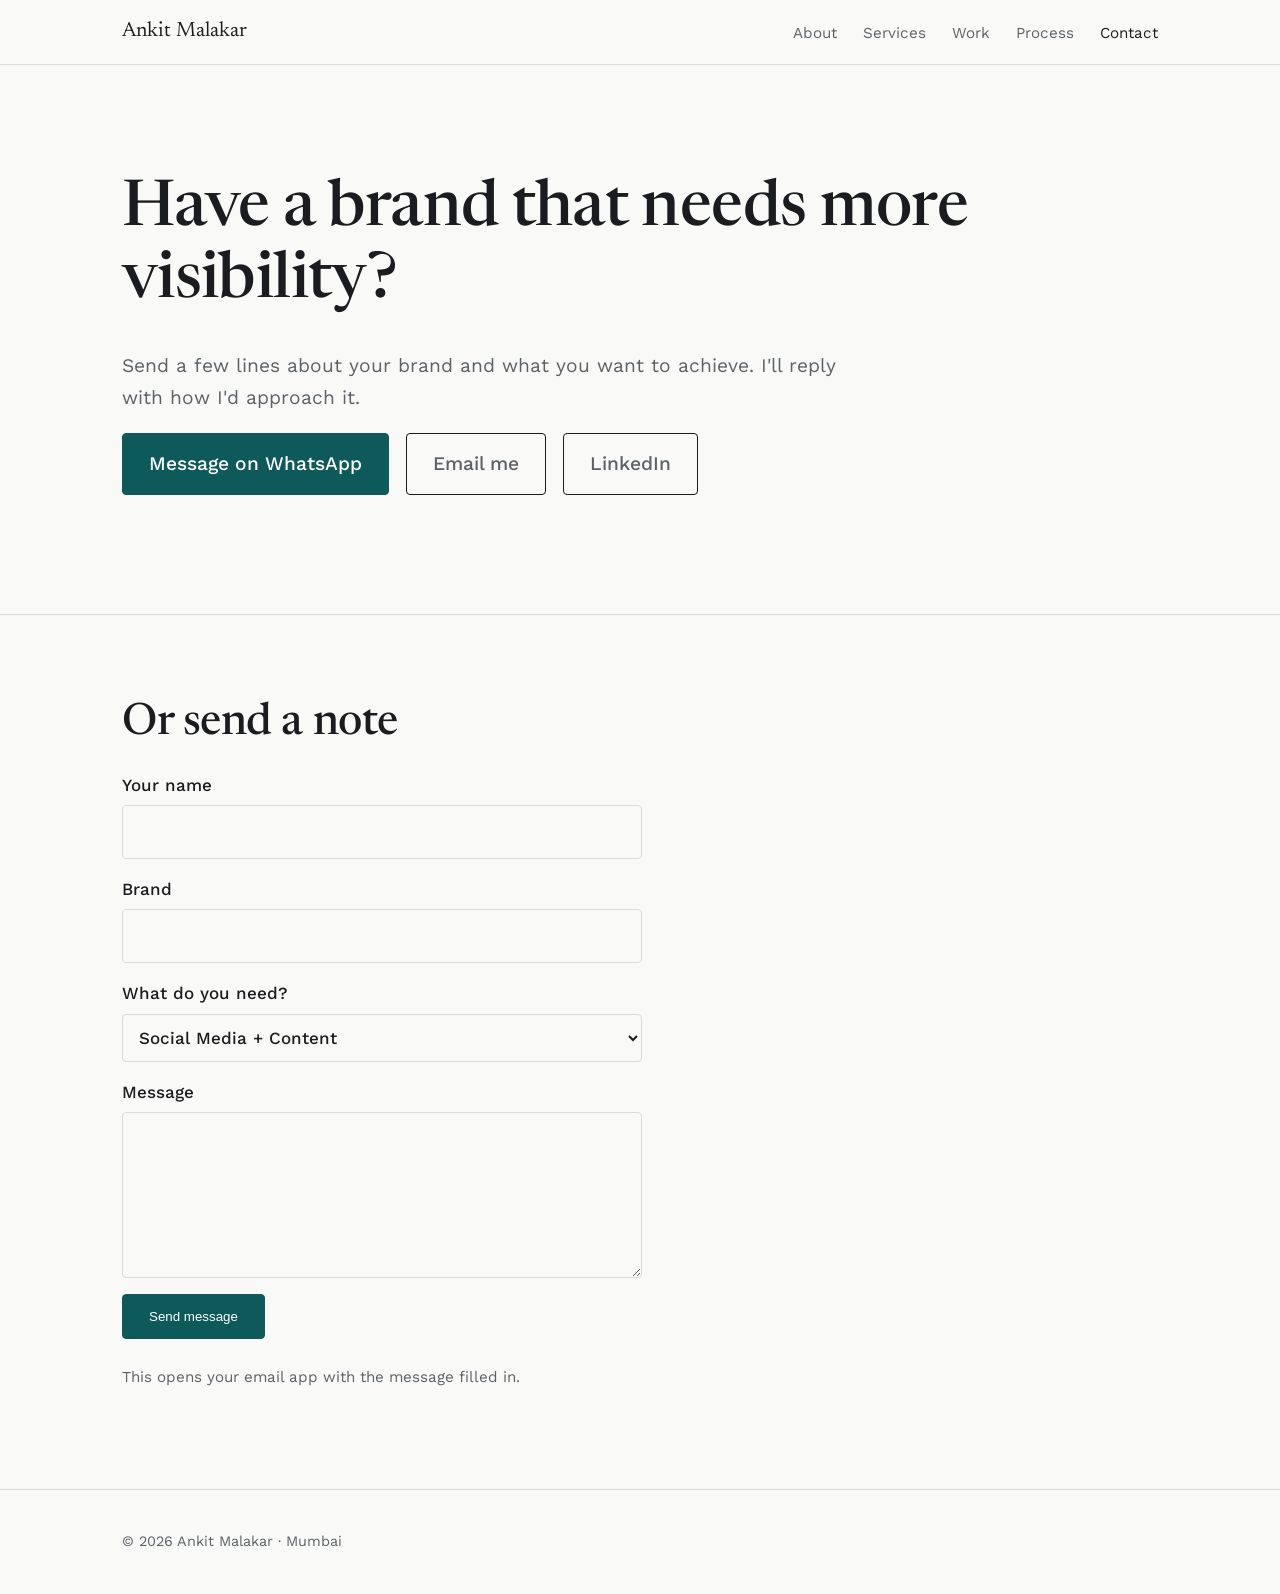
<file: contact.html>
<!DOCTYPE html>
<html lang="en">
<head>
<meta charset="utf-8">
<meta name="viewport" content="width=device-width, initial-scale=1">
<title>Contact | Ankit Malakar</title>
<meta name="description" content="Get in touch with Ankit Malakar, freelance PR and marketing consultant in Mumbai.">
<link rel="preconnect" href="https://fonts.googleapis.com"><link rel="preconnect" href="https://fonts.gstatic.com" crossorigin>
<link href="https://fonts.googleapis.com/css2?family=Newsreader:opsz,wght@6..72,400;6..72,500&family=Work+Sans:wght@400;500;600&display=swap" rel="stylesheet">
<link rel="stylesheet" href="style.css">
</head>
<body>
<a class="skip" href="#main">Skip to content</a>
<header><div class="wrap">
<a class="logo" href="index.html">Ankit Malakar</a>
<nav aria-label="Main"><button id="menu" aria-expanded="false" aria-controls="nav-list">Menu</button>
<ul id="nav-list">
<li><a href="index.html#about">About</a></li>
<li><a href="index.html#services">Services</a></li>
<li><a href="work.html">Work</a></li>
<li><a href="index.html#process">Process</a></li>
<li><a href="contact.html" aria-current="page">Contact</a></li>
</ul></nav></div></header>

<main id="main">
<section class="hero"><div class="wrap">
<h1 style="max-width:none;font-size:clamp(2.2rem,6vw,4rem)">Have a brand that needs more visibility?</h1>
<p>Send a few lines about your brand and what you want to achieve. I'll reply with how I'd approach it.</p>
<p><a class="btn solid" data-whatsapp href="#">Message on WhatsApp</a>
<a class="btn" data-email data-label="Email me" href="#">Email me</a>
<a class="btn" data-linkedin href="#">LinkedIn</a></p>
</div></section>

<section><div class="wrap">
<h2>Or send a note</h2>
<form id="contact-form">
<label>Your name<input name="name" required autocomplete="name"></label>
<label>Brand<input name="brand" required></label>
<label>What do you need?
<select name="service">
<option>Social Media + Content</option>
<option>PR + Media Outreach</option>
<option>Both</option>
<option>Not sure yet</option>
</select></label>
<label>Message<textarea name="message" rows="5" required></textarea></label>
<button class="btn solid" type="submit" style="width:max-content">Send message</button>
<p class="sub">This opens your email app with the message filled in.</p>
</form>
</div></section>
</main>

<footer><div class="wrap">© 2026 Ankit Malakar · Mumbai</div></footer>
<script src="script.js"></script>
</body>
</html>
</file>
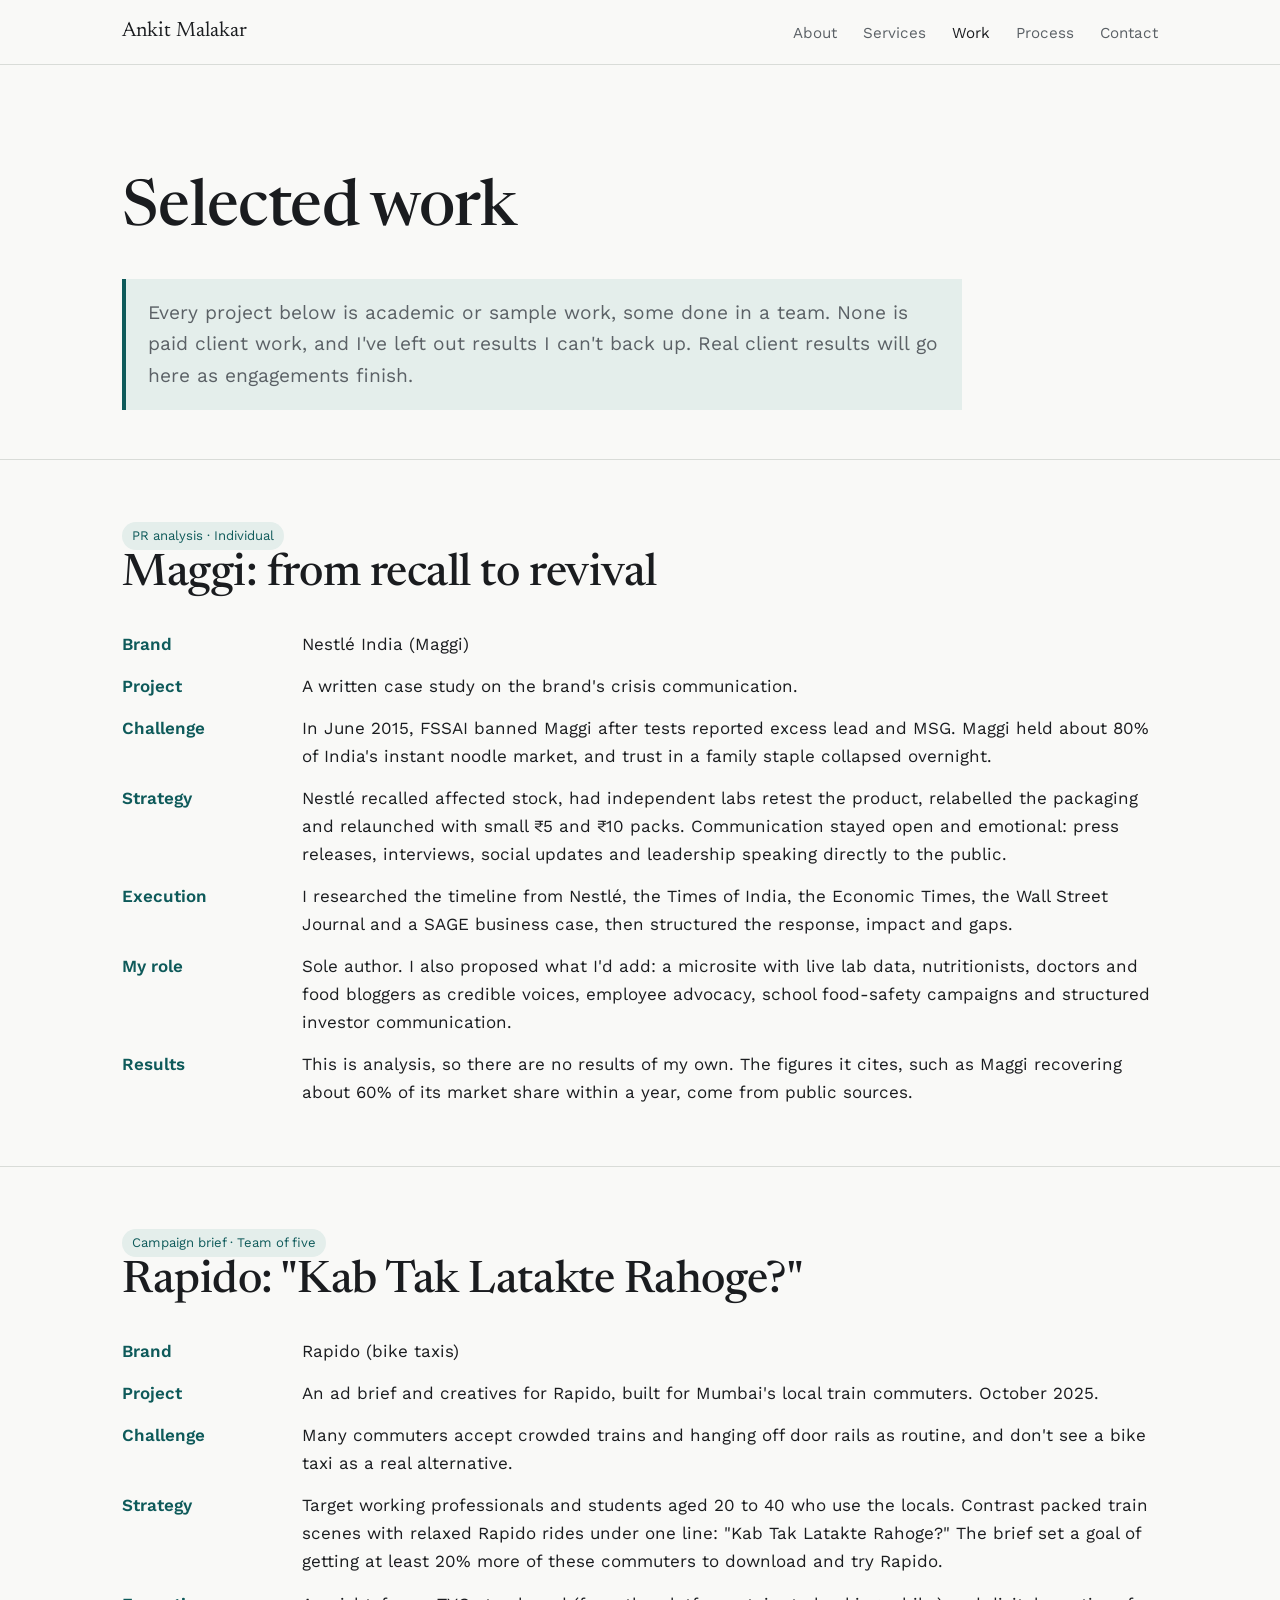
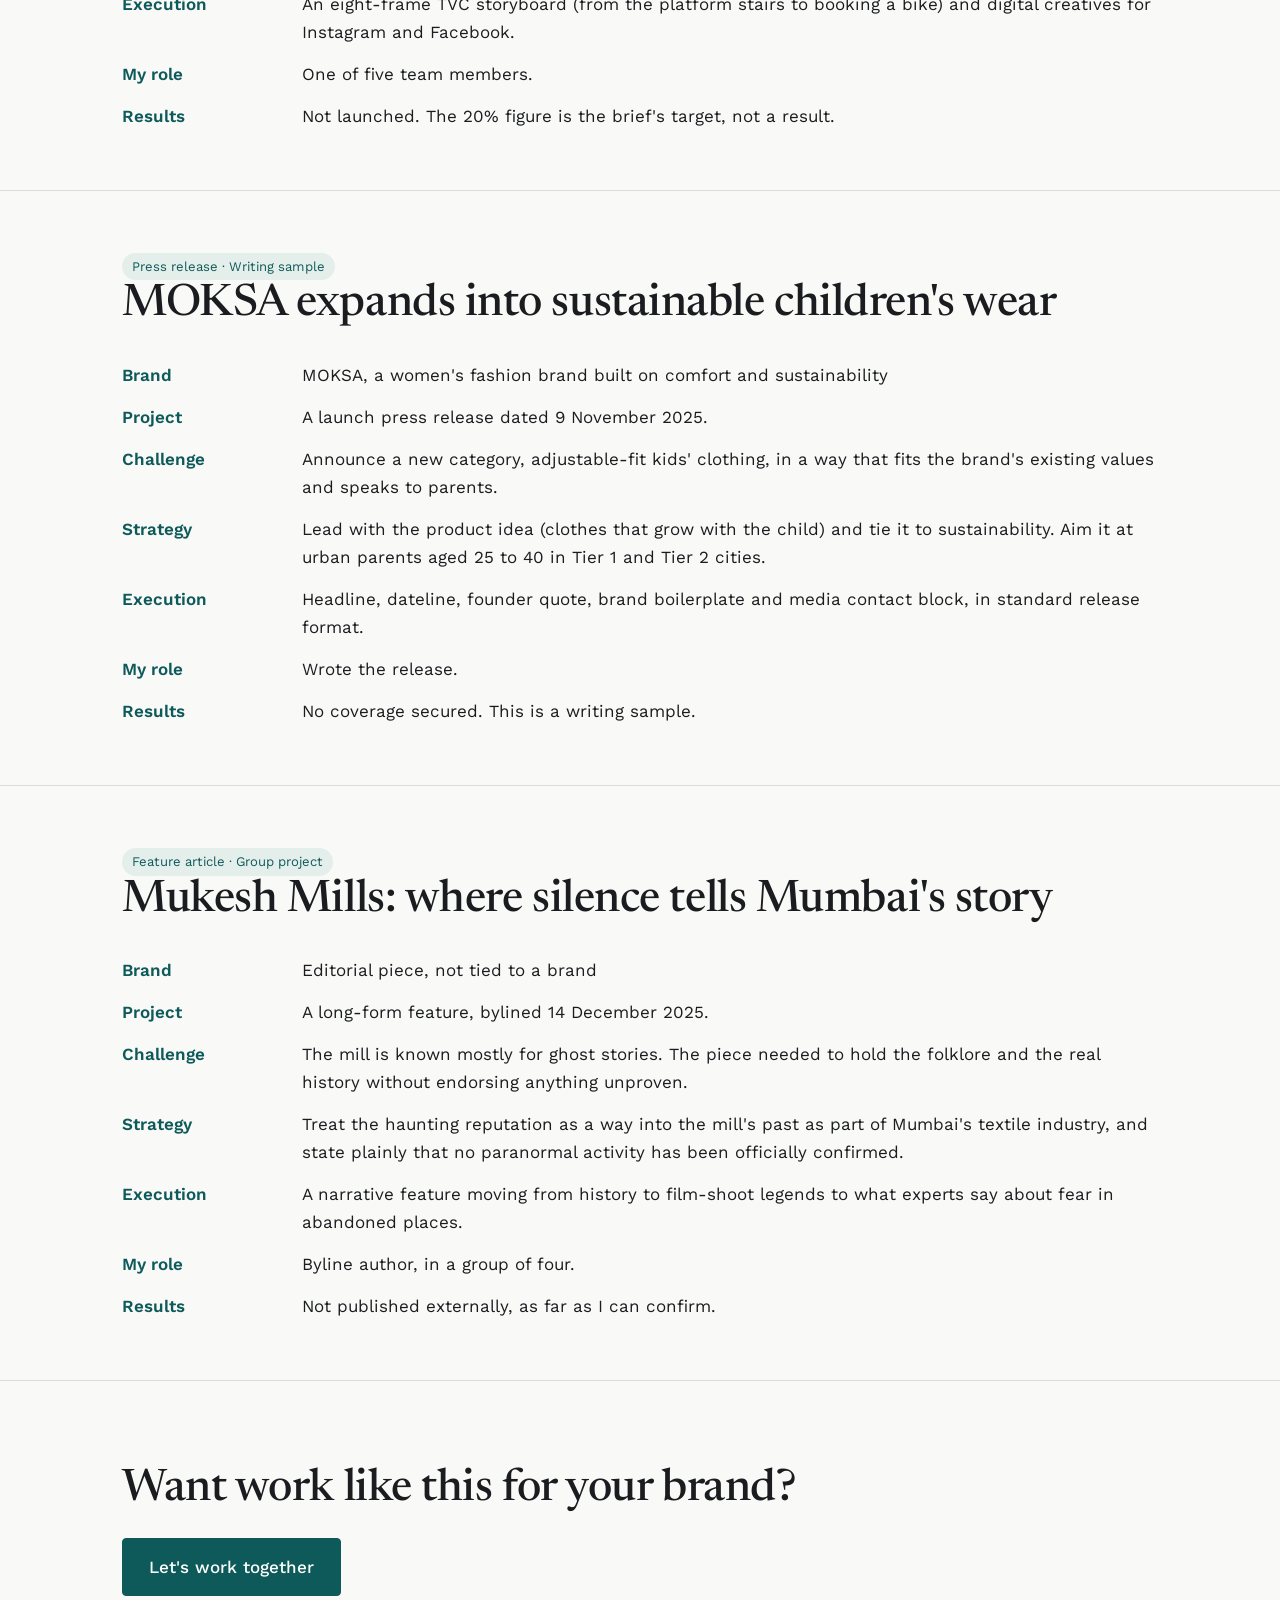
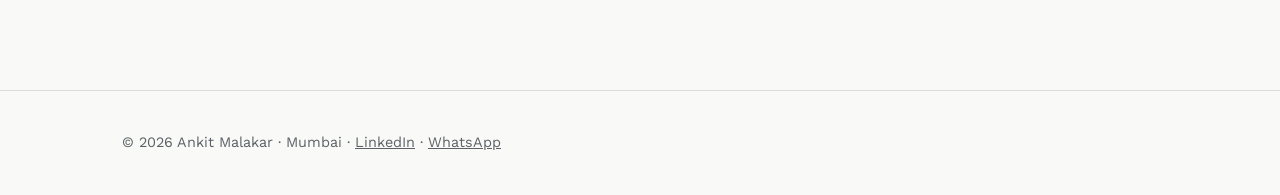
<file: work.html>
<!DOCTYPE html>
<html lang="en">
<head>
<meta charset="utf-8">
<meta name="viewport" content="width=device-width, initial-scale=1">
<title>Selected Work | Ankit Malakar</title>
<meta name="description" content="Sample PR, campaign and writing work by Ankit Malakar, freelance PR and marketing consultant in Mumbai.">
<link rel="preconnect" href="https://fonts.googleapis.com"><link rel="preconnect" href="https://fonts.gstatic.com" crossorigin>
<link href="https://fonts.googleapis.com/css2?family=Newsreader:opsz,wght@6..72,400;6..72,500&family=Work+Sans:wght@400;500;600&display=swap" rel="stylesheet">
<link rel="stylesheet" href="style.css">
</head>
<body>
<a class="skip" href="#main">Skip to content</a>
<header><div class="wrap">
<a class="logo" href="index.html">Ankit Malakar</a>
<nav aria-label="Main"><button id="menu" aria-expanded="false" aria-controls="nav-list">Menu</button>
<ul id="nav-list">
<li><a href="index.html#about">About</a></li>
<li><a href="index.html#services">Services</a></li>
<li><a href="work.html" aria-current="page">Work</a></li>
<li><a href="index.html#process">Process</a></li>
<li><a href="contact.html">Contact</a></li>
</ul></nav></div></header>

<main id="main">
<section class="hero" style="padding-bottom:30px"><div class="wrap">
<h1 style="max-width:none;font-size:clamp(2.2rem,6vw,4rem)">Selected work</h1>
<p class="note">Every project below is academic or sample work, some done in a team. None is paid client work, and I've left out results I can't back up. Real client results will go here as engagements finish.</p>
</div></section>

<section class="case" id="maggi"><div class="wrap">
<span class="tag">PR analysis · Individual</span>
<h2>Maggi: from recall to revival</h2>
<dl>
<dt>Brand</dt><dd>Nestlé India (Maggi)</dd>
<dt>Project</dt><dd>A written case study on the brand's crisis communication.</dd>
<dt>Challenge</dt><dd>In June 2015, FSSAI banned Maggi after tests reported excess lead and MSG. Maggi held about 80% of India's instant noodle market, and trust in a family staple collapsed overnight.</dd>
<dt>Strategy</dt><dd>Nestlé recalled affected stock, had independent labs retest the product, relabelled the packaging and relaunched with small ₹5 and ₹10 packs. Communication stayed open and emotional: press releases, interviews, social updates and leadership speaking directly to the public.</dd>
<dt>Execution</dt><dd>I researched the timeline from Nestlé, the Times of India, the Economic Times, the Wall Street Journal and a SAGE business case, then structured the response, impact and gaps.</dd>
<dt>My role</dt><dd>Sole author. I also proposed what I'd add: a microsite with live lab data, nutritionists, doctors and food bloggers as credible voices, employee advocacy, school food-safety campaigns and structured investor communication.</dd>
<dt>Results</dt><dd>This is analysis, so there are no results of my own. The figures it cites, such as Maggi recovering about 60% of its market share within a year, come from public sources.</dd>
</dl></div></section>

<section class="case" id="rapido"><div class="wrap">
<span class="tag">Campaign brief · Team of five</span>
<h2>Rapido: "Kab Tak Latakte Rahoge?"</h2>
<dl>
<dt>Brand</dt><dd>Rapido (bike taxis)</dd>
<dt>Project</dt><dd>An ad brief and creatives for Rapido, built for Mumbai's local train commuters. October 2025.</dd>
<dt>Challenge</dt><dd>Many commuters accept crowded trains and hanging off door rails as routine, and don't see a bike taxi as a real alternative.</dd>
<dt>Strategy</dt><dd>Target working professionals and students aged 20 to 40 who use the locals. Contrast packed train scenes with relaxed Rapido rides under one line: "Kab Tak Latakte Rahoge?" The brief set a goal of getting at least 20% more of these commuters to download and try Rapido.</dd>
<dt>Execution</dt><dd>An eight-frame TVC storyboard (from the platform stairs to booking a bike) and digital creatives for Instagram and Facebook.</dd>
<dt>My role</dt><dd>One of five team members. <!-- TODO Ankit: add exactly what you personally did --></dd>
<dt>Results</dt><dd>Not launched. The 20% figure is the brief's target, not a result.</dd>
</dl></div></section>

<section class="case" id="moksa"><div class="wrap">
<span class="tag">Press release · Writing sample</span>
<h2>MOKSA expands into sustainable children's wear</h2>
<dl>
<dt>Brand</dt><dd>MOKSA, a women's fashion brand built on comfort and sustainability</dd>
<dt>Project</dt><dd>A launch press release dated 9 November 2025.</dd>
<dt>Challenge</dt><dd>Announce a new category, adjustable-fit kids' clothing, in a way that fits the brand's existing values and speaks to parents.</dd>
<dt>Strategy</dt><dd>Lead with the product idea (clothes that grow with the child) and tie it to sustainability. Aim it at urban parents aged 25 to 40 in Tier 1 and Tier 2 cities.</dd>
<dt>Execution</dt><dd>Headline, dateline, founder quote, brand boilerplate and media contact block, in standard release format.</dd>
<dt>My role</dt><dd>Wrote the release. <!-- TODO Ankit: confirm whether MOKSA is a real brand, a class exercise or your own project, and word this line to match --></dd>
<dt>Results</dt><dd>No coverage secured. This is a writing sample.</dd>
</dl></div></section>

<section class="case" id="mukesh"><div class="wrap">
<span class="tag">Feature article · Group project</span>
<h2>Mukesh Mills: where silence tells Mumbai's story</h2>
<dl>
<dt>Brand</dt><dd>Editorial piece, not tied to a brand</dd>
<dt>Project</dt><dd>A long-form feature, bylined 14 December 2025.</dd>
<dt>Challenge</dt><dd>The mill is known mostly for ghost stories. The piece needed to hold the folklore and the real history without endorsing anything unproven.</dd>
<dt>Strategy</dt><dd>Treat the haunting reputation as a way into the mill's past as part of Mumbai's textile industry, and state plainly that no paranormal activity has been officially confirmed.</dd>
<dt>Execution</dt><dd>A narrative feature moving from history to film-shoot legends to what experts say about fear in abandoned places.</dd>
<dt>My role</dt><dd>Byline author, in a group of four.</dd>
<dt>Results</dt><dd>Not published externally, as far as I can confirm. <!-- TODO Ankit: add the publication if it ran anywhere --></dd>
</dl></div></section>

<section><div class="wrap">
<h2>Want work like this for your brand?</h2>
<a class="btn solid" href="contact.html">Let's work together</a>
</div></section>
</main>

<footer><div class="wrap">© 2026 Ankit Malakar · Mumbai ·
<a data-linkedin href="#">LinkedIn</a> · <a data-whatsapp href="#">WhatsApp</a></div></footer>
<script src="script.js"></script>
</body>
</html>
</file>
<file: style.css>
:root{--bg:#f9f9f7;--ink:#1a1c1f;--muted:#5b6166;--accent:#0e5a5a;--tint:#e4eeeb;--line:#d9dcd8;--w:1080px}
@media(prefers-color-scheme:dark){:root:not([data-theme=light]){--bg:#121415;--ink:#eceeeb;--muted:#9aa1a5;--accent:#6fc2bb;--tint:#1b2524;--line:#2b3133}}
*{box-sizing:border-box}html{scroll-behavior:smooth}
body{margin:0;background:var(--bg);color:var(--ink);font:17px/1.65 "Work Sans",system-ui,sans-serif;-webkit-font-smoothing:antialiased}
h1,h2,h3{font-family:"Newsreader",Georgia,serif;font-weight:500;line-height:1.12;margin:0 0 .5em;letter-spacing:-.01em}
h1{font-size:clamp(2.6rem,7vw,5rem)}h2{font-size:clamp(1.9rem,4vw,2.8rem)}h3{font-size:1.45rem}
p{margin:0 0 1em;max-width:62ch}a{color:inherit}
.wrap{max-width:var(--w);margin:0 auto;padding:0 22px}
section{padding:84px 0;border-top:1px solid var(--line)}
:focus-visible{outline:3px solid var(--accent);outline-offset:3px}
.skip{position:absolute;left:-999px}.skip:focus{left:10px;top:10px;background:var(--bg);padding:8px;z-index:9}
header{position:sticky;top:0;background:var(--bg);border-bottom:1px solid var(--line);z-index:5}
header .wrap{display:flex;justify-content:space-between;align-items:center;height:64px}
.logo{font-family:"Newsreader",Georgia,serif;font-size:1.3rem;text-decoration:none}
nav ul{display:flex;gap:26px;list-style:none;margin:0;padding:0}
nav a{text-decoration:none;font-size:.95rem;color:var(--muted)}nav a:hover,nav a[aria-current]{color:var(--ink)}
#menu{display:none;background:none;border:1px solid var(--line);color:var(--ink);padding:8px 14px;font:inherit;border-radius:6px}
.btn{display:inline-block;padding:14px 26px;border:1.5px solid var(--ink);text-decoration:none;font-weight:500;border-radius:4px;margin:0 10px 10px 0}
.btn.solid{background:var(--accent);border-color:var(--accent);color:#fff}
.btn:hover{transform:translateY(-1px)}
.hero{padding:110px 0 90px;border:0}.hero p{font-size:1.2rem;color:var(--muted)}
.hero h1{max-width:13ch}
.sub{color:var(--muted);font-size:.95rem}
.core{display:grid;grid-template-columns:1fr 1fr;gap:0;border:1px solid var(--line)}
.core>div{padding:40px 34px;background:var(--tint)}.core>div+div{border-left:1px solid var(--line);background:transparent}
.core ul,.plain{padding-left:1.1em;margin:0}.core li{margin-bottom:6px}
.second{display:grid;grid-template-columns:repeat(3,1fr);gap:30px;margin-top:40px}
.second h3{font-size:1.15rem}.second p{font-size:.95rem;color:var(--muted)}
.steps{counter-reset:s;display:grid;grid-template-columns:repeat(4,1fr);gap:26px;padding:0;list-style:none}
.steps li{counter-increment:s;border-top:2px solid var(--accent);padding-top:14px}
.steps li:before{content:counter(s,decimal-leading-zero);font-family:"Newsreader",serif;font-size:1.5rem;color:var(--accent);display:block}
.steps b{display:block;font-size:1.1rem}
.work-list{display:grid;gap:0}
.work-item{display:grid;grid-template-columns:200px 1fr;gap:30px;padding:30px 0;border-top:1px solid var(--line)}
.tag{display:inline-block;background:var(--tint);padding:3px 10px;border-radius:99px;font-size:.82rem;color:var(--accent)}
.case{padding:60px 0}.case dl{display:grid;grid-template-columns:150px 1fr;gap:14px 30px;margin:30px 0 0}
.case dt{font-weight:600;color:var(--accent)}.case dd{margin:0}
.note{background:var(--tint);padding:18px 22px;border-left:4px solid var(--accent);max-width:70ch}
.clients{display:flex;flex-wrap:wrap;gap:10px;padding:0;list-style:none}
.clients li{border:1px solid var(--line);padding:6px 16px;border-radius:99px}
form{display:grid;gap:16px;max-width:520px}
label{font-weight:500;display:grid;gap:6px}
input,textarea,select{font:inherit;padding:12px;border:1px solid var(--line);background:var(--bg);color:var(--ink);border-radius:4px}
footer{padding:40px 0;border-top:1px solid var(--line);color:var(--muted);font-size:.9rem}
@media(max-width:820px){
#menu{display:block}nav ul{display:none;position:absolute;top:64px;left:0;right:0;background:var(--bg);flex-direction:column;gap:0;border-bottom:1px solid var(--line)}
nav ul.open{display:flex}nav li a{display:block;padding:16px 22px;border-top:1px solid var(--line)}
.core,.second,.steps{grid-template-columns:1fr}.core>div+div{border-left:0;border-top:1px solid var(--line)}
.work-item,.case dl{grid-template-columns:1fr;gap:8px}section{padding:60px 0}.hero{padding:70px 0 50px}}
@media(prefers-reduced-motion:reduce){*{transition:none!important;scroll-behavior:auto!important}}
</file>
